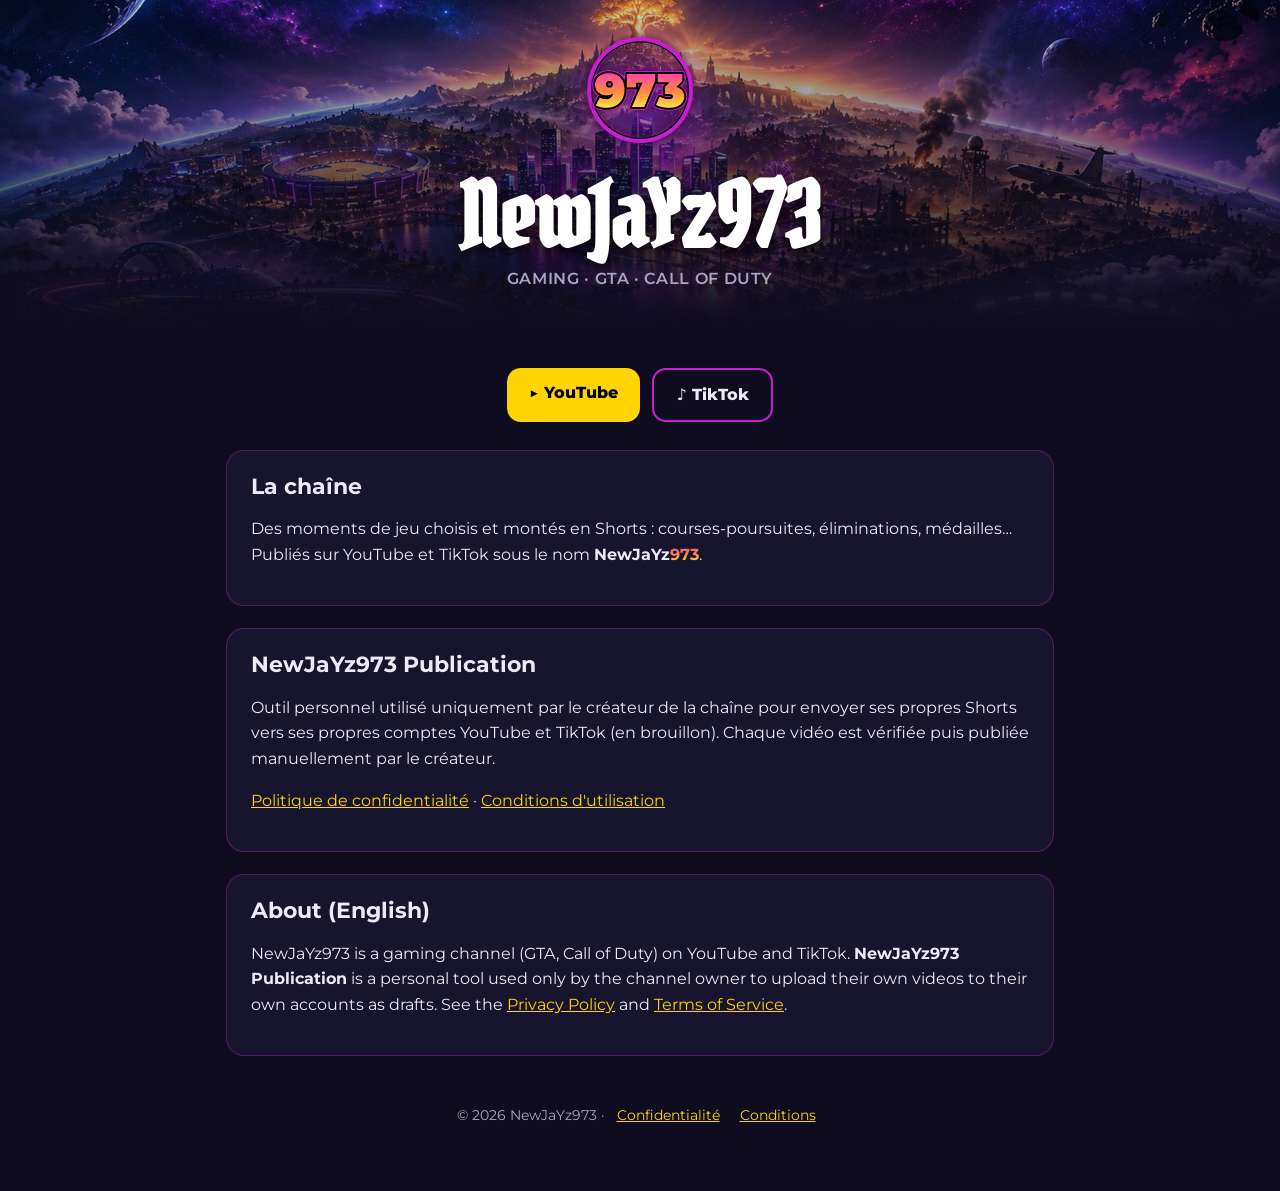
<file: index.html>
<!doctype html>
<html lang="fr">
<head>
<meta charset="utf-8">
<meta name="viewport" content="width=device-width, initial-scale=1">
<title>NewJaYz973 — Gaming</title>
<meta name="description" content="NewJaYz973 : chaîne gaming (GTA, Call of Duty…). Shorts et vidéos sur YouTube et TikTok.">
<link rel="icon" href="images/favicon.png">
<link rel="stylesheet" href="style.css">
</head>
<body>
<header class="hero">
  <div>
    <img src="images/logo_973.png" alt="Logo 973 de NewJaYz973">
    <h1 class="nom">NewJaYz973</h1>
    <p class="devise">GAMING · GTA · CALL OF DUTY</p>
  </div>
</header>

<main class="page">
  <div class="liens">
    <a class="bouton" href="https://www.youtube.com/@NewJaYz973" rel="noopener">▶ YouTube</a>
    <a class="bouton secondaire" href="https://www.tiktok.com/@newjayz973" rel="noopener">♪ TikTok</a>
  </div>

  <section class="carte">
    <h2>La chaîne</h2>
    <p>Des moments de jeu choisis et montés en Shorts : courses-poursuites, éliminations, médailles…
       Publiés sur YouTube et TikTok sous le nom <strong>NewJaYz<span class="titre-973">973</span></strong>.</p>
  </section>

  <section class="carte" id="application">
    <h2>NewJaYz973 Publication</h2>
    <p>Outil personnel utilisé uniquement par le créateur de la chaîne pour envoyer ses propres
       Shorts vers ses propres comptes YouTube et TikTok (en brouillon). Chaque vidéo est vérifiée
       puis publiée manuellement par le créateur.</p>
    <p><a href="confidentialite.html">Politique de confidentialité</a> ·
       <a href="conditions.html">Conditions d'utilisation</a></p>
  </section>

  <section class="carte" lang="en">
    <h2>About (English)</h2>
    <p>NewJaYz973 is a gaming channel (GTA, Call of Duty) on YouTube and TikTok.
       <strong>NewJaYz973 Publication</strong> is a personal tool used only by the channel owner to upload
       their own videos to their own accounts as drafts. See the
       <a href="confidentialite.html#english">Privacy Policy</a> and
       <a href="conditions.html#english">Terms of Service</a>.</p>
  </section>

  <footer>
    © 2026 NewJaYz973 ·
    <a href="confidentialite.html">Confidentialité</a>
    <a href="conditions.html">Conditions</a>
  </footer>
</main>
</body>
</html>
</file>
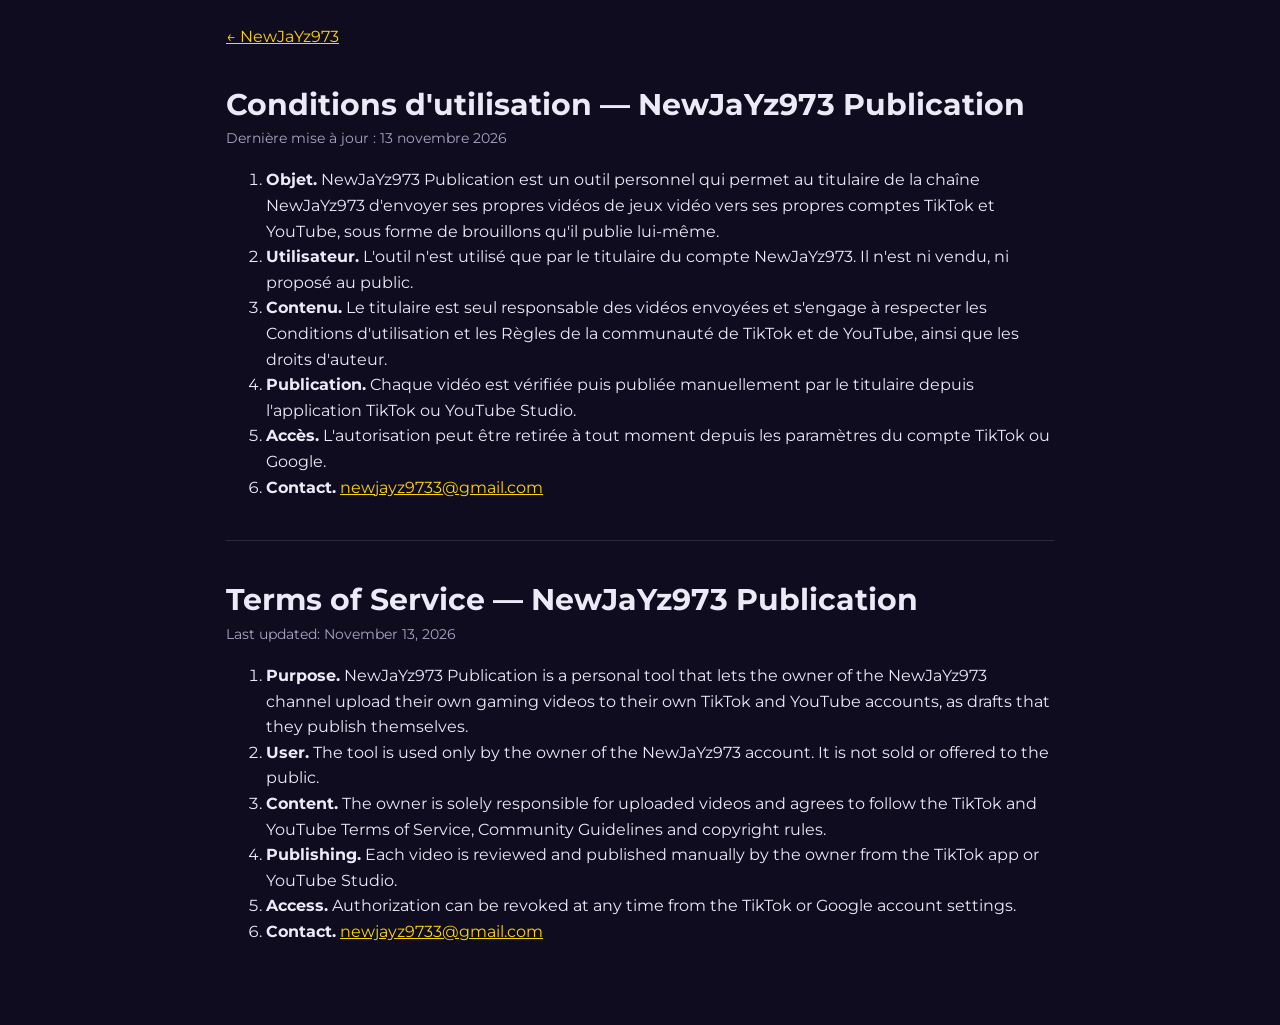
<file: conditions.html>
<!doctype html>
<html lang="fr">
<head>
<meta charset="utf-8">
<meta name="viewport" content="width=device-width, initial-scale=1">
<title>Conditions d'utilisation — NewJaYz973</title>
<link rel="icon" href="images/favicon.png">
<link rel="stylesheet" href="style.css">
</head>
<body>
<main class="page doc">
  <a class="retour" href="index.html">← NewJaYz973</a>

  <h1>Conditions d'utilisation — NewJaYz973 Publication</h1>
  <p class="maj">Dernière mise à jour : 13 novembre 2026</p>
  <ol>
    <li><strong>Objet.</strong> NewJaYz973 Publication est un outil personnel qui permet au titulaire de la chaîne
        NewJaYz973 d'envoyer ses propres vidéos de jeux vidéo vers ses propres comptes TikTok et YouTube,
        sous forme de brouillons qu'il publie lui-même.</li>
    <li><strong>Utilisateur.</strong> L'outil n'est utilisé que par le titulaire du compte NewJaYz973.
        Il n'est ni vendu, ni proposé au public.</li>
    <li><strong>Contenu.</strong> Le titulaire est seul responsable des vidéos envoyées et s'engage à respecter les
        Conditions d'utilisation et les Règles de la communauté de TikTok et de YouTube, ainsi que les droits d'auteur.</li>
    <li><strong>Publication.</strong> Chaque vidéo est vérifiée puis publiée manuellement par le titulaire depuis
        l'application TikTok ou YouTube Studio.</li>
    <li><strong>Accès.</strong> L'autorisation peut être retirée à tout moment depuis les paramètres du compte TikTok ou Google.</li>
    <li><strong>Contact.</strong> <a href="mailto:newjayz9733@gmail.com">newjayz9733@gmail.com</a></li>
  </ol>

  <hr>
  <h1 id="english" lang="en">Terms of Service — NewJaYz973 Publication</h1>
  <div lang="en">
    <p class="maj">Last updated: November 13, 2026</p>
    <ol>
      <li><strong>Purpose.</strong> NewJaYz973 Publication is a personal tool that lets the owner of the NewJaYz973 channel
          upload their own gaming videos to their own TikTok and YouTube accounts, as drafts that they publish themselves.</li>
      <li><strong>User.</strong> The tool is used only by the owner of the NewJaYz973 account. It is not sold or offered to the public.</li>
      <li><strong>Content.</strong> The owner is solely responsible for uploaded videos and agrees to follow the TikTok and
          YouTube Terms of Service, Community Guidelines and copyright rules.</li>
      <li><strong>Publishing.</strong> Each video is reviewed and published manually by the owner from the TikTok app or YouTube Studio.</li>
      <li><strong>Access.</strong> Authorization can be revoked at any time from the TikTok or Google account settings.</li>
      <li><strong>Contact.</strong> <a href="mailto:newjayz9733@gmail.com">newjayz9733@gmail.com</a></li>
    </ol>
  </div>
</main>
</body>
</html>
</file>
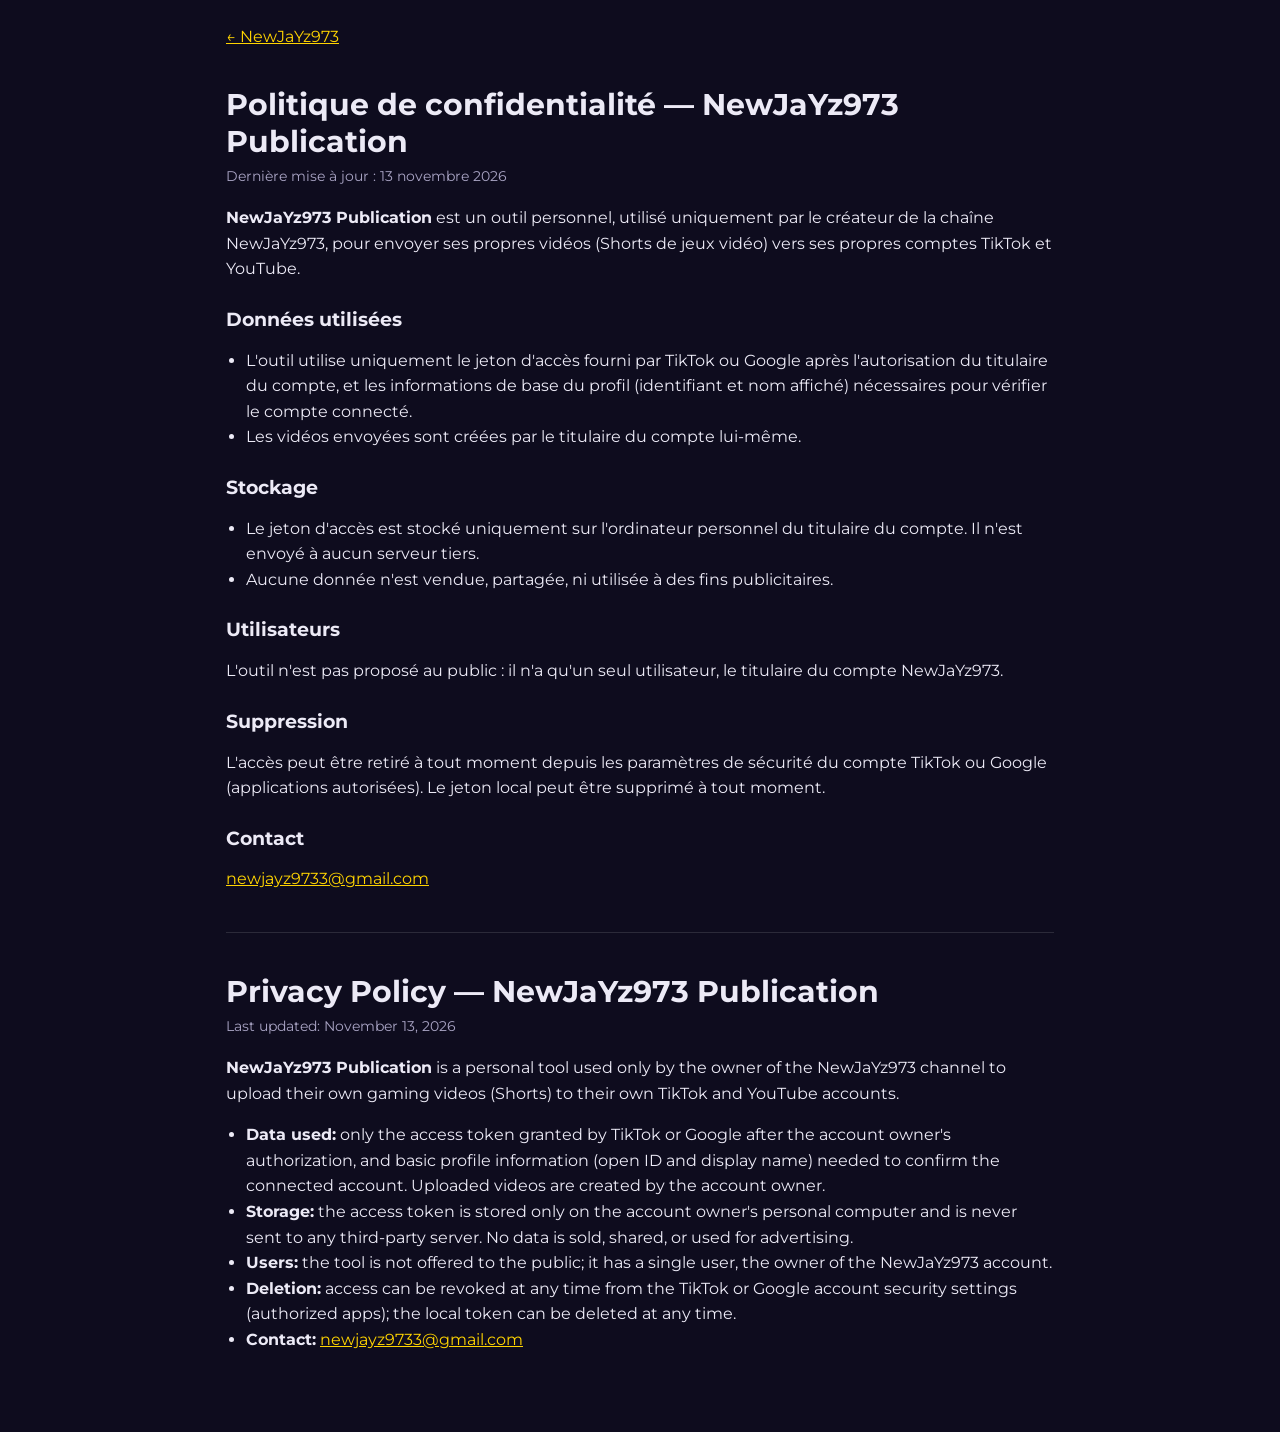
<file: confidentialite.html>
<!doctype html>
<html lang="fr">
<head>
<meta charset="utf-8">
<meta name="viewport" content="width=device-width, initial-scale=1">
<title>Politique de confidentialité — NewJaYz973</title>
<link rel="icon" href="images/favicon.png">
<link rel="stylesheet" href="style.css">
</head>
<body>
<main class="page doc">
  <a class="retour" href="index.html">← NewJaYz973</a>

  <h1>Politique de confidentialité — NewJaYz973 Publication</h1>
  <p class="maj">Dernière mise à jour : 13 novembre 2026</p>
  <p><strong>NewJaYz973 Publication</strong> est un outil personnel, utilisé uniquement par le créateur de la
     chaîne NewJaYz973, pour envoyer ses propres vidéos (Shorts de jeux vidéo) vers ses propres comptes TikTok et YouTube.</p>

  <h2>Données utilisées</h2>
  <ul>
    <li>L'outil utilise uniquement le jeton d'accès fourni par TikTok ou Google après l'autorisation du titulaire du compte,
        et les informations de base du profil (identifiant et nom affiché) nécessaires pour vérifier le compte connecté.</li>
    <li>Les vidéos envoyées sont créées par le titulaire du compte lui-même.</li>
  </ul>

  <h2>Stockage</h2>
  <ul>
    <li>Le jeton d'accès est stocké uniquement sur l'ordinateur personnel du titulaire du compte. Il n'est envoyé à aucun serveur tiers.</li>
    <li>Aucune donnée n'est vendue, partagée, ni utilisée à des fins publicitaires.</li>
  </ul>

  <h2>Utilisateurs</h2>
  <p>L'outil n'est pas proposé au public : il n'a qu'un seul utilisateur, le titulaire du compte NewJaYz973.</p>

  <h2>Suppression</h2>
  <p>L'accès peut être retiré à tout moment depuis les paramètres de sécurité du compte TikTok ou Google
     (applications autorisées). Le jeton local peut être supprimé à tout moment.</p>

  <h2>Contact</h2>
  <p><a href="mailto:newjayz9733@gmail.com">newjayz9733@gmail.com</a></p>

  <hr>
  <h1 id="english" lang="en">Privacy Policy — NewJaYz973 Publication</h1>
  <div lang="en">
    <p class="maj">Last updated: November 13, 2026</p>
    <p><strong>NewJaYz973 Publication</strong> is a personal tool used only by the owner of the NewJaYz973 channel
       to upload their own gaming videos (Shorts) to their own TikTok and YouTube accounts.</p>
    <ul>
      <li><strong>Data used:</strong> only the access token granted by TikTok or Google after the account owner's authorization,
          and basic profile information (open ID and display name) needed to confirm the connected account.
          Uploaded videos are created by the account owner.</li>
      <li><strong>Storage:</strong> the access token is stored only on the account owner's personal computer and is never
          sent to any third-party server. No data is sold, shared, or used for advertising.</li>
      <li><strong>Users:</strong> the tool is not offered to the public; it has a single user, the owner of the NewJaYz973 account.</li>
      <li><strong>Deletion:</strong> access can be revoked at any time from the TikTok or Google account security settings
          (authorized apps); the local token can be deleted at any time.</li>
      <li><strong>Contact:</strong> <a href="mailto:newjayz9733@gmail.com">newjayz9733@gmail.com</a></li>
    </ul>
  </div>
</main>
</body>
</html>
</file>
<file: style.css>
/* Charte NewJaYz973 : nuit, magenta néon, coucher de soleil, jaune */
@font-face { font-family: "Montserrat"; src: url("polices/Montserrat.ttf"); font-weight: 100 900; }
@font-face { font-family: "PirataOne"; src: url("polices/PirataOne-Regular.ttf"); }

:root {
  --nuit: #0E0C1E; --nuit-2: #17142E; --texte: #ECEAF6; --doux: #A9A4C4;
  --magenta: #C81ED2; --jaune: #FFD400;
  --degrade: linear-gradient(180deg, #FF46AA 0%, #FF8C3C 55%, #FFE150 100%);
}
* { box-sizing: border-box; }
html, body { margin: 0; background: var(--nuit); color: var(--texte); font-family: "Montserrat", system-ui, sans-serif; line-height: 1.6; }
a { color: var(--jaune); }
.page { max-width: 860px; margin: 0 auto; padding: 0 16px 64px; }

.hero { position: relative; min-height: 340px; display: grid; place-items: center; text-align: center;
  background: linear-gradient(180deg, rgba(14,12,30,.15), var(--nuit) 95%), url("images/banniere.jpg") center / cover; }
.hero img { width: 132px; height: 132px; filter: drop-shadow(0 0 18px rgba(200,30,210,.55)); }
.nom { font-family: "PirataOne", serif; font-size: clamp(48px, 10vw, 88px); margin: 8px 0 0; line-height: 1;
  color: #fff; text-shadow: 0 4px 14px rgba(0,0,0,.8); }
.devise { margin: 6px 0 24px; color: var(--doux); font-weight: 600; letter-spacing: .04em; }

.liens { display: flex; gap: 12px; justify-content: center; flex-wrap: wrap; margin: 28px 0; }
.bouton { display: inline-block; padding: 12px 22px; border-radius: 14px; background: var(--jaune); color: #000;
  font-weight: 800; text-decoration: none; }
.bouton.secondaire { background: transparent; color: var(--texte); border: 2px solid var(--magenta); }

.carte { background: var(--nuit-2); border: 1px solid rgba(200,30,210,.35); border-radius: 18px; padding: 22px 24px; margin: 22px 0; }
h1, h2 { line-height: 1.25; }
h2 { font-size: 22px; margin: 0 0 8px; }
.titre-973 { background: var(--degrade); -webkit-background-clip: text; background-clip: text; color: transparent; }
.doc h1 { font-size: 30px; margin: 36px 0 4px; }
.doc .maj { color: var(--doux); margin: 0 0 18px; font-size: 14px; }
.doc h2 { margin-top: 26px; font-size: 19px; }
.doc ul { padding-left: 20px; }
hr { border: none; border-top: 1px solid rgba(255,255,255,.12); margin: 40px 0; }
footer { text-align: center; color: var(--doux); font-size: 14px; margin-top: 48px; }
footer a { margin: 0 8px; }
.retour { display: inline-block; margin-top: 24px; }
</file>
